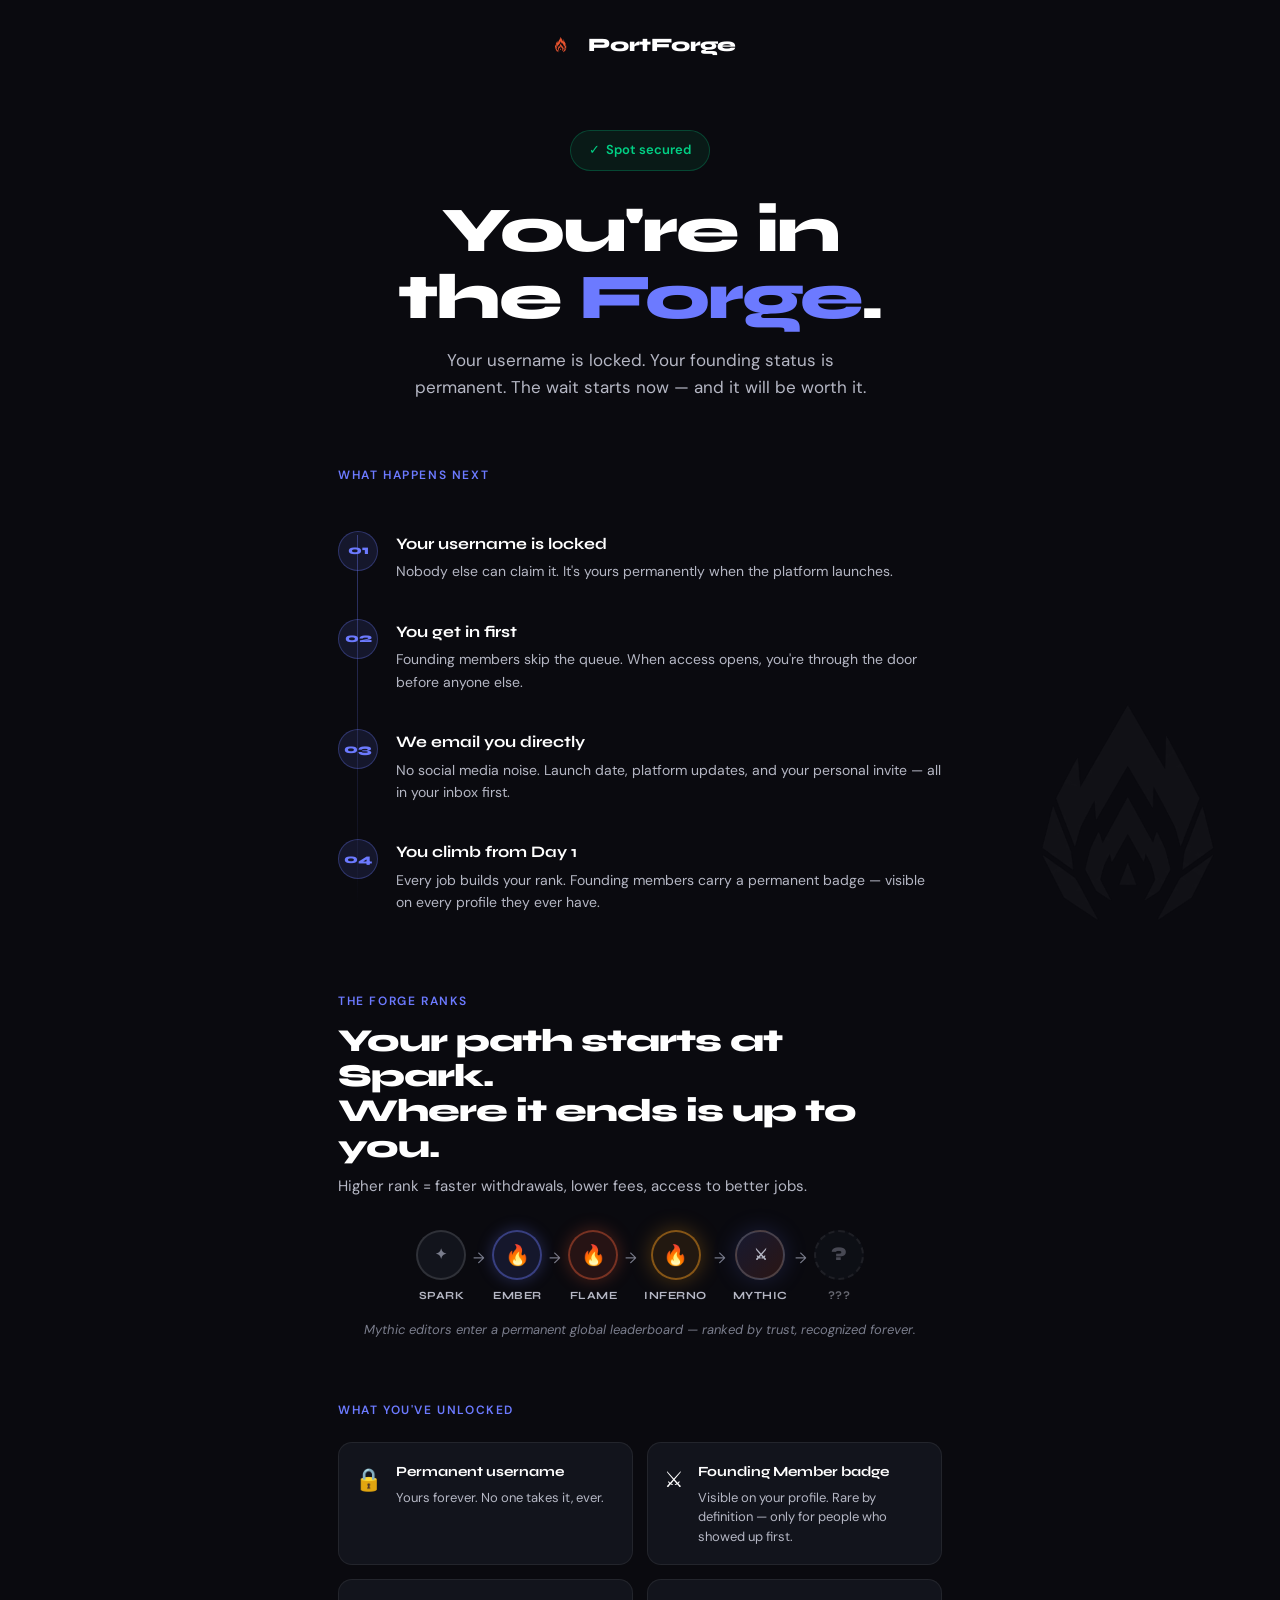
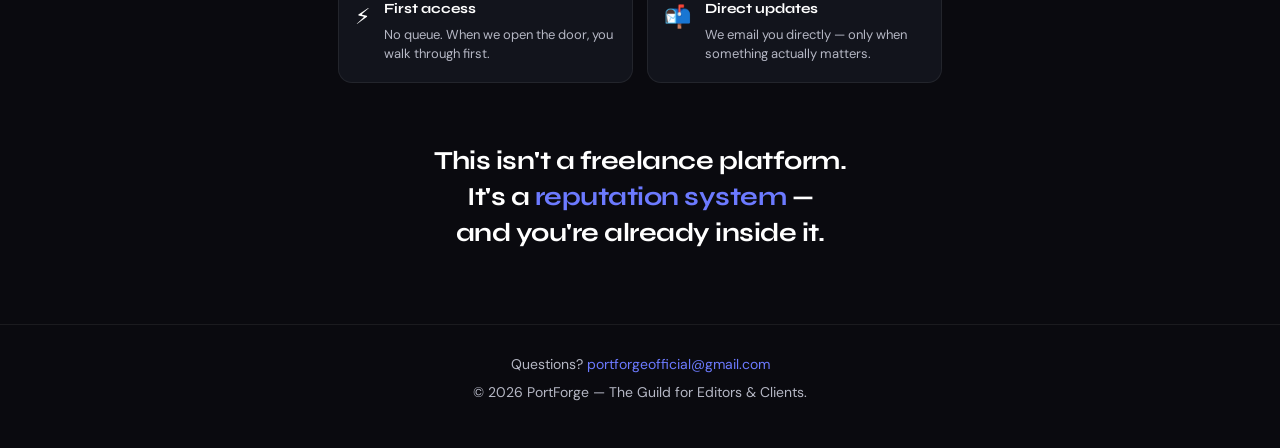
<file: success.html>
<!DOCTYPE html>
<html lang="en">
<head>
  <meta charset="UTF-8" />
  <meta name="viewport" content="width=device-width, initial-scale=1.0" />
  <title>You're In — PortForge</title>
  <link rel="stylesheet" href="styles.css" />
  <link href="https://fonts.googleapis.com/css2?family=Syne:wght@700;800&family=DM+Sans:ital,wght@0,400;0,500;0,600;1,400&display=swap" rel="stylesheet" />
  <style>
    /* ── success-only styles ── */

    .s-bg-flame {
      position:fixed;
      bottom:-8%;
      right:-8%;
      width:clamp(260px,44vw,500px);
      pointer-events:none;
      z-index:0;
      opacity:0.05;
      filter:grayscale(1) brightness(1.4);
      user-select:none;
    }
    .s-bg-flame img { width:100%; height:auto; object-fit:contain; }

    .s-page { position:relative; z-index:1; min-height:100vh; }

    /* header */
    .s-header {
      display:flex;
      justify-content:center;
      padding:28px 28px;
    }

    /* hero */
    .s-hero {
      max-width:660px;
      margin:0 auto;
      padding:40px 28px 64px;
      text-align:center;
    }

    .s-badge {
      display:inline-flex;
      align-items:center;
      gap:8px;
      background:rgba(0,208,132,.08);
      border:1px solid rgba(0,208,132,.25);
      padding:9px 18px;
      border-radius:100px;
      font-size:13px;
      color:#00D084;
      font-weight:600;
      margin-bottom:26px;
      animation:up .5s var(--ease) both;
    }

    .s-hero h1 {
      font-family:'Syne',sans-serif;
      font-size:clamp(36px,6.5vw,64px);
      font-weight:800;
      letter-spacing:-2px;
      line-height:1.05;
      margin-bottom:16px;
      animation:up .5s var(--ease) .07s both;
    }
    .s-hero h1 span { color:var(--accent); }

    .s-hero p {
      font-size:17px;
      color:var(--muted);
      line-height:1.6;
      max-width:460px;
      margin:0 auto;
      animation:up .5s var(--ease) .13s both;
    }

    /* next steps */
    .s-section {
      max-width:660px;
      margin:0 auto;
      padding:0 28px 60px;
    }

    .s-steps {
      margin-top:28px;
      display:flex;
      flex-direction:column;
      gap:0;
      position:relative;
    }

    /* vertical connecting line */
    .s-steps::before {
      content:'';
      position:absolute;
      left:19px;
      top:22px;
      bottom:22px;
      width:1px;
      background:linear-gradient(to bottom, rgba(108,122,255,.4), transparent);
    }

    .s-step {
      display:flex;
      gap:18px;
      align-items:flex-start;
      padding:18px 0;
    }

    .s-step-n {
      width:40px;
      height:40px;
      border-radius:50%;
      background:var(--accent-dim);
      border:1px solid rgba(108,122,255,.3);
      display:flex;
      align-items:center;
      justify-content:center;
      font-family:'Syne',sans-serif;
      font-size:13px;
      font-weight:800;
      color:var(--accent);
      flex-shrink:0;
    }

    .s-step h3 {
      font-family:'Syne',sans-serif;
      font-size:16px;
      font-weight:700;
      margin-bottom:4px;
    }

    .s-step p { font-size:14px; color:var(--muted); line-height:1.6; }

    /* rank path */
    .s-rank-row {
      display:flex;
      align-items:center;
      justify-content:center;
      gap:7px;
      flex-wrap:wrap;
      margin:32px 0 16px;
    }

    .s-rank-node {
      display:flex;
      flex-direction:column;
      align-items:center;
      gap:7px;
    }

    .s-ri {
      width:50px;
      height:50px;
      border-radius:50%;
      display:flex;
      align-items:center;
      justify-content:center;
      font-size:20px;
      transition:transform .25s var(--ease);
    }
    .s-ri:hover { transform:scale(1.1) translateY(-2px); }

    .s-ri.spark   { background:var(--card); border:2px solid rgba(255,255,255,.12); color:var(--faint); font-family:'Syne',sans-serif; font-size:14px; font-weight:800; }
    .s-ri.ember   { background:var(--accent-dim); border:2px solid rgba(108,122,255,.4); box-shadow:0 0 16px var(--accent-glow); }
    .s-ri.flame   { background:var(--ember-dim); border:2px solid rgba(242,95,58,.4); box-shadow:0 0 18px rgba(242,95,58,.28); }
    .s-ri.inferno { background:rgba(255,160,30,.1); border:2px solid rgba(255,160,30,.45); box-shadow:0 0 22px rgba(255,160,30,.28); }
    .s-ri.mythic  { background:linear-gradient(135deg,rgba(108,122,255,.14),rgba(242,95,58,.14)); border:2px solid rgba(255,255,255,.18); box-shadow:0 0 24px rgba(108,122,255,.18); font-family:'Syne',sans-serif; font-size:15px; font-weight:800; color:var(--muted); }
    .s-ri.unknown { background:var(--card); border:2px dashed rgba(255,255,255,.13); color:var(--faint); font-family:'Syne',sans-serif; font-size:18px; font-weight:800; }

    .s-rn {
      font-family:'Syne',sans-serif;
      font-size:11px;
      font-weight:700;
      text-transform:uppercase;
      letter-spacing:.5px;
      color:var(--muted);
    }

    .s-ra { font-size:15px; color:var(--faint); margin-bottom:18px; }

    .s-rank-note { font-size:13px; color:var(--faint); font-style:italic; text-align:center; }

    /* perks grid */
    .s-perks {
      display:grid;
      grid-template-columns:repeat(2,1fr);
      gap:14px;
      margin-top:22px;
    }

    .s-perk {
      display:flex;
      gap:14px;
      align-items:flex-start;
      background:var(--card);
      border:1px solid var(--border);
      border-radius:var(--r);
      padding:18px 16px;
    }

    .s-perk-ico { font-size:22px; flex-shrink:0; margin-top:1px; }

    .s-perk h4 {
      font-family:'Syne',sans-serif;
      font-size:14px;
      font-weight:700;
      margin-bottom:4px;
    }
    .s-perk p { font-size:13px; color:var(--muted); line-height:1.5; }

    /* identity quote */
    .s-quote {
      text-align:center;
      padding:0 28px 72px;
      max-width:660px;
      margin:0 auto;
    }

    .s-quote p {
      font-family:'Syne',sans-serif;
      font-size:clamp(18px,3.2vw,26px);
      font-weight:700;
      letter-spacing:-.5px;
      line-height:1.4;
    }

    .s-quote span { color:var(--accent); }

    /* footer */
    .s-footer {
      border-top:1px solid var(--border);
      text-align:center;
      padding:28px 24px 44px;
      display:flex;
      flex-direction:column;
      gap:6px;
    }
    .s-footer p   { font-size:14px; color:var(--muted); }
    .s-footer a   { color:var(--accent); }
    .s-footer a:hover { text-decoration:underline; }
    .s-footer-copy{ font-size:12px; color:var(--faint); }

    /* responsive */
    @media (max-width:600px) {
      .s-hero   { padding:32px 20px 48px; }
      .s-section{ padding-left:20px; padding-right:20px; }
      .s-quote  { padding-left:20px; padding-right:20px; }
      .s-hero h1{ font-size:36px; letter-spacing:-1.5px; }
      .s-perks  { grid-template-columns:1fr; }
      .s-ri     { width:40px; height:40px; font-size:16px; }
      .s-ri.spark  { font-size:12px; }
      .s-ri.unknown{ font-size:14px; }
    }
  </style>
</head>
<body>

  <!-- BG flame -->
  <div class="s-bg-flame" aria-hidden="true">
    <img src="logo real.png" alt="" />
  </div>

  <div class="s-page">

    <!-- Header -->
    <header class="s-header">
      <div class="logo">
        <div class="logo-mark">
          <img src="logo real.png" alt="PortForge" />
        </div>
        <span>PortForge</span>
      </div>
    </header>

    <!-- Hero -->
    <section class="s-hero">
      <div class="s-badge">✓ &nbsp;Spot secured</div>
      <h1>You're in<br />the <span>Forge</span>.</h1>
      <p>Your username is locked. Your founding status is permanent. The wait starts now — and it will be worth it.</p>
    </section>

    <!-- What happens next -->
    <section class="s-section">
      <p class="label">What happens next</p>

      <div class="s-steps">
        <div class="s-step">
          <div class="s-step-n">01</div>
          <div>
            <h3>Your username is locked</h3>
            <p>Nobody else can claim it. It's yours permanently when the platform launches.</p>
          </div>
        </div>
        <div class="s-step">
          <div class="s-step-n">02</div>
          <div>
            <h3>You get in first</h3>
            <p>Founding members skip the queue. When access opens, you're through the door before anyone else.</p>
          </div>
        </div>
        <div class="s-step">
          <div class="s-step-n">03</div>
          <div>
            <h3>We email you directly</h3>
            <p>No social media noise. Launch date, platform updates, and your personal invite — all in your inbox first.</p>
          </div>
        </div>
        <div class="s-step">
          <div class="s-step-n">04</div>
          <div>
            <h3>You climb from Day 1</h3>
            <p>Every job builds your rank. Founding members carry a permanent badge — visible on every profile they ever have.</p>
          </div>
        </div>
      </div>
    </section>

    <!-- Rank path -->
    <section class="s-section">
      <p class="label">The Forge Ranks</p>
      <h2 class="section-inner" style="padding:0; max-width:none; font-family:'Syne',sans-serif; font-size:clamp(22px,3.5vw,32px); font-weight:800; letter-spacing:-1px; line-height:1.1; margin-bottom:10px;">Your path starts at Spark.<br />Where it ends is up to you.</h2>
      <p style="font-size:15px; color:var(--muted); margin-bottom:0;">Higher rank = faster withdrawals, lower fees, access to better jobs.</p>

      <div class="s-rank-row">
        <div class="s-rank-node">
          <div class="s-ri spark">✦</div>
          <span class="s-rn">Spark</span>
        </div>
        <span class="s-ra">→</span>
        <div class="s-rank-node">
          <div class="s-ri ember">🔥</div>
          <span class="s-rn">Ember</span>
        </div>
        <span class="s-ra">→</span>
        <div class="s-rank-node">
          <div class="s-ri flame">🔥</div>
          <span class="s-rn">Flame</span>
        </div>
        <span class="s-ra">→</span>
        <div class="s-rank-node">
          <div class="s-ri inferno">🔥</div>
          <span class="s-rn">Inferno</span>
        </div>
        <span class="s-ra">→</span>
        <div class="s-rank-node">
          <div class="s-ri mythic">⚔</div>
          <span class="s-rn">Mythic</span>
        </div>
        <span class="s-ra">→</span>
        <div class="s-rank-node" style="opacity:.55">
          <div class="s-ri unknown">?</div>
          <span class="s-rn">???</span>
        </div>
      </div>

      <p class="s-rank-note">Mythic editors enter a permanent global leaderboard — ranked by trust, recognized forever.</p>
    </section>

    <!-- Founding member perks -->
    <section class="s-section">
      <p class="label">What you've unlocked</p>
      <div class="s-perks">
        <div class="s-perk">
          <span class="s-perk-ico">🔒</span>
          <div>
            <h4>Permanent username</h4>
            <p>Yours forever. No one takes it, ever.</p>
          </div>
        </div>
        <div class="s-perk">
          <span class="s-perk-ico">⚔️</span>
          <div>
            <h4>Founding Member badge</h4>
            <p>Visible on your profile. Rare by definition — only for people who showed up first.</p>
          </div>
        </div>
        <div class="s-perk">
          <span class="s-perk-ico">⚡</span>
          <div>
            <h4>First access</h4>
            <p>No queue. When we open the door, you walk through first.</p>
          </div>
        </div>
        <div class="s-perk">
          <span class="s-perk-ico">📬</span>
          <div>
            <h4>Direct updates</h4>
            <p>We email you directly — only when something actually matters.</p>
          </div>
        </div>
      </div>
    </section>

    <!-- Identity quote -->
    <div class="s-quote">
      <p>
        This isn't a freelance platform.<br />
        It's a <span>reputation system</span> —<br />
        and you're already inside it.
      </p>
    </div>

    <!-- Footer -->
    <footer class="s-footer">
      <p>Questions? <a href="mailto:portforgeofficial@gmail.com">portforgeofficial@gmail.com</a></p>
      <p class="s-footer-copy">&copy; 2026 PortForge &mdash; The Guild for Editors &amp; Clients.</p>
    </footer>

  </div>

</body>
</html>
</file>
<file: styles.css>
/* ============================================================
   PORTFORGE — styles.css  (production-final)
   Fonts: Syne (headings) · DM Sans (body)
   ============================================================ */

:root {
  --bg:          #0A0A0F;
  --card:        #12141C;
  --input-bg:    #0D0F18;
  --accent:      #6C7AFF;
  --accent-dim:  rgba(108,122,255,0.12);
  --accent-glow: rgba(108,122,255,0.28);
  --ember:       #F25F3A;
  --ember-dim:   rgba(242,95,58,0.12);
  --green:       #00D084;
  --white:       #FFFFFF;
  --muted:       #B5B7C4;
  --faint:       #7A7D8C;
  --border:      rgba(255,255,255,0.07);
  --border2:     rgba(255,255,255,0.13);
  --r:           14px;
  --ease:        cubic-bezier(0.22,1,0.36,1);
}

/* ── Reset ──────────────────────────── */
*,*::before,*::after { margin:0; padding:0; box-sizing:border-box; }
html { scroll-behavior:smooth; }

body {
  font-family:'DM Sans', system-ui, -apple-system, sans-serif;
  background:var(--bg);
  color:var(--white);
  line-height:1.6;
  min-height:100vh;
  overflow-x:hidden;
  -webkit-font-smoothing:antialiased;
  -moz-osx-font-smoothing:grayscale;
}

a { color:inherit; text-decoration:none; }
button { font-family:inherit; cursor:pointer; border:none; background:none; }
img { display:block; max-width:100%; height:auto; }

/* ── Background flame ───────────────── */
.bg-flame {
  position:fixed;
  top:50%;
  right:-6%;
  transform:translateY(-50%);
  width:clamp(280px,46vw,560px);
  pointer-events:none;
  z-index:0;
  opacity:0.055;
  filter:grayscale(1) brightness(1.5);
  user-select:none;
}
.bg-flame img { width:100%; height:auto; object-fit:contain; }

/* ── Pages ──────────────────────────── */
#landingPage, #formPage { position:relative; z-index:1; }
.hidden { display:none !important; }

/* ── Honeypot (bot trap) ────────────── */
.hp-field {
  position:absolute;
  left:-9999px;
  top:-9999px;
  width:1px;
  height:1px;
  overflow:hidden;
  opacity:0;
  pointer-events:none;
  tab-index:-1;
}

/* ============================================================
   HEADER
============================================================ */
.header {
  display:flex;
  align-items:center;
  justify-content:space-between;
  max-width:860px;
  margin:0 auto;
  padding:26px 28px;
}

.logo {
  display:flex;
  align-items:center;
  gap:10px;
  font-family:'Syne',sans-serif;
  font-weight:800;
  font-size:19px;
  letter-spacing:-0.3px;
}

.logo-mark { width:34px; height:34px; flex-shrink:0; }
.logo-mark img { width:34px; height:34px; object-fit:contain; }

/* header pill button */
.btn-pill {
  padding:10px 22px;
  background:var(--accent);
  border-radius:100px;
  color:#0A0A0F;
  font-size:14px;
  font-weight:600;
  transition:filter .2s, transform .2s;
}
.btn-pill:hover { filter:brightness(1.12); transform:translateY(-1px); }

/* ============================================================
   HERO
============================================================ */
.hero {
  max-width:860px;
  margin:0 auto;
  padding:56px 28px 80px;
}

.eyebrow {
  display:inline-flex;
  align-items:center;
  gap:8px;
  background:var(--accent-dim);
  border:1px solid rgba(108,122,255,.22);
  padding:8px 16px;
  border-radius:100px;
  font-size:13px;
  color:var(--accent);
  font-weight:500;
  margin-bottom:28px;
}

.green-dot {
  width:7px; height:7px;
  background:var(--green);
  border-radius:50%;
  flex-shrink:0;
  animation:blink 2.4s ease-in-out infinite;
}

@keyframes blink {
  0%,100%{ opacity:1; transform:scale(1); }
  50%    { opacity:.45; transform:scale(.82); }
}

.hero h1 {
  font-family:'Syne',sans-serif;
  font-weight:800;
  font-size:clamp(40px,7.5vw,82px);
  line-height:1.04;
  letter-spacing:-2.5px;
  margin-bottom:22px;
}

.hero h1 em { font-style:normal; color:var(--accent); }

.hero-sub {
  font-size:17px;
  color:var(--muted);
  line-height:1.6;
  max-width:500px;
  margin-bottom:36px;
}

.hero-btns {
  display:flex;
  align-items:center;
  gap:18px;
  flex-wrap:wrap;
  margin-bottom:36px;
}

.btn-main {
  padding:15px 34px;
  background:var(--accent);
  border-radius:12px;
  color:#0A0A0F;
  font-size:16px;
  font-weight:600;
  transition:filter .2s, transform .18s var(--ease), box-shadow .2s;
  box-shadow:0 4px 22px var(--accent-glow);
}
.btn-main:hover {
  filter:brightness(1.1);
  transform:translateY(-2px);
  box-shadow:0 8px 30px var(--accent-glow);
}
.btn-main.large { padding:17px 46px; font-size:17px; }

.btn-ghost {
  font-size:15px;
  color:var(--faint);
  font-weight:500;
  transition:color .2s;
}
.btn-ghost:hover { color:var(--white); }

/* counter pill */
.counter-pill {
  display:inline-flex;
  align-items:center;
  gap:10px;
  padding:12px 20px;
  background:var(--card);
  border:1px solid var(--border);
  border-radius:12px;
}
#countNum {
  font-family:'Syne',sans-serif;
  font-size:22px;
  font-weight:800;
  color:var(--accent);
  min-width:44px;
  display:inline-block;
}
.counter-label { font-size:13px; color:var(--faint); }

/* ============================================================
   PLATFORM PREVIEW
============================================================ */
.preview-wrap {
  max-width:860px;
  margin:0 auto 90px;
  padding:0 28px;
}

.preview-box {
  background:var(--card);
  border:1px solid var(--border);
  border-radius:20px;
  padding:26px;
  position:relative;
  overflow:hidden;
}

/* accent top-line */
.preview-box::before {
  content:'';
  position:absolute;
  top:0; left:0; right:0;
  height:2px;
  background:linear-gradient(90deg, var(--accent), var(--ember));
}

.preview-label {
  display:block;
  font-size:11px;
  font-weight:600;
  color:var(--faint);
  text-transform:uppercase;
  letter-spacing:1px;
  margin-bottom:18px;
}

.mock-card {
  display:flex;
  align-items:center;
  gap:12px;
  padding:14px;
  background:var(--input-bg);
  border:1px solid var(--border);
  border-radius:10px;
}
.mock-divider { height:1px; background:var(--border); margin:10px 0; }

.mock-ava { width:40px; height:40px; border-radius:50%; flex-shrink:0; }
.mock-ava.blue   { background:linear-gradient(135deg,#6C7AFF,#3A4BC0); }
.mock-ava.orange { background:linear-gradient(135deg,#F25F3A,#C03A20); }

.mock-info { flex:1; min-width:0; }
.mock-name { font-size:14px; font-weight:600; margin-bottom:2px; white-space:nowrap; overflow:hidden; text-overflow:ellipsis; }
.mock-meta { font-size:12px; color:var(--faint); }

.badge {
  display:inline-block;
  font-size:11px;
  font-weight:600;
  padding:2px 8px;
  border-radius:100px;
  margin-left:6px;
}
.badge.ember { background:var(--ember-dim); color:var(--ember); }

.green { color:var(--green); font-weight:600; }

.mock-btn {
  padding:7px 16px;
  background:var(--accent);
  border-radius:8px;
  color:#0A0A0F;
  font-size:13px;
  font-weight:600;
  flex-shrink:0;
  white-space:nowrap;
}
.mock-btn.orange { background:var(--ember); }

.escrow-bar {
  margin-top:12px;
  padding:10px 14px;
  background:rgba(0,208,132,.07);
  border:1px solid rgba(0,208,132,.22);
  border-radius:8px;
  font-size:13px;
  color:var(--green);
}

/* ============================================================
   SECTIONS — shared
============================================================ */
.section { padding:0 0 90px; }

.section-inner {
  max-width:860px;
  margin:0 auto;
  padding:0 28px;
}

.label {
  display:block;
  font-size:12px;
  font-weight:600;
  text-transform:uppercase;
  letter-spacing:1.6px;
  color:var(--accent);
  margin-bottom:12px;
}

.section-inner h2 {
  font-family:'Syne',sans-serif;
  font-size:clamp(26px,4vw,42px);
  font-weight:800;
  letter-spacing:-1.2px;
  line-height:1.1;
  margin-bottom:14px;
}

.section-sub {
  font-size:16px;
  color:var(--muted);
  max-width:500px;
  line-height:1.6;
}

/* 2-col + 3-col grids */
.grid-2 {
  display:grid;
  grid-template-columns:repeat(2,1fr);
  gap:14px;
  margin-top:38px;
}
.grid-3 {
  display:grid;
  grid-template-columns:repeat(3,1fr);
  gap:14px;
  margin-top:20px;
}

.card {
  background:var(--card);
  border:1px solid var(--border);
  border-radius:var(--r);
  padding:26px 22px;
  transition:border-color .25s, transform .25s var(--ease);
}
.card:hover { border-color:var(--border2); transform:translateY(-3px); }

.card-num {
  font-family:'Syne',sans-serif;
  font-size:12px;
  font-weight:800;
  color:var(--accent);
  letter-spacing:1px;
  margin-bottom:12px;
}
.card-icon { font-size:26px; display:block; margin-bottom:12px; }
.card h3 {
  font-family:'Syne',sans-serif;
  font-size:16px;
  font-weight:700;
  margin-bottom:8px;
}
.card p { font-size:14px; color:var(--muted); line-height:1.62; }

/* ============================================================
   RANK SECTION
============================================================ */
.rank-row {
  display:flex;
  align-items:center;
  gap:8px;
  flex-wrap:wrap;
  margin:40px 0 18px;
}

.rank-node {
  display:flex;
  flex-direction:column;
  align-items:center;
  gap:7px;
}

.rank-icon {
  width:52px; height:52px;
  border-radius:50%;
  display:flex;
  align-items:center;
  justify-content:center;
  font-size:22px;
  font-weight:800;
  transition:transform .25s var(--ease), box-shadow .25s;
}
.rank-icon:hover { transform:scale(1.1) translateY(-3px); }

.rank-icon.spark   { background:var(--card); border:2px solid rgba(255,255,255,.12); color:var(--faint); font-size:16px; }
.rank-icon.ember   { background:var(--accent-dim); border:2px solid rgba(108,122,255,.4); box-shadow:0 0 18px var(--accent-glow); }
.rank-icon.flame   { background:var(--ember-dim); border:2px solid rgba(242,95,58,.4); box-shadow:0 0 22px rgba(242,95,58,.3); }
.rank-icon.inferno { background:rgba(255,160,30,.1); border:2px solid rgba(255,160,30,.5); box-shadow:0 0 28px rgba(255,160,30,.32); }
.rank-icon.unknown { background:var(--card); border:2px dashed rgba(255,255,255,.14); color:var(--faint); font-family:'Syne',sans-serif; font-size:20px; }

.rank-name {
  font-family:'Syne',sans-serif;
  font-size:11px;
  font-weight:700;
  text-transform:uppercase;
  letter-spacing:.6px;
  color:var(--muted);
}
.rank-sub   { font-size:11px; color:var(--faint); }
.rank-arrow { font-size:16px; color:var(--faint); margin-bottom:22px; }
.mystery    { opacity:.6; }
.rank-note  { font-size:13px; color:var(--faint); font-style:italic; margin-top:4px; }

/* ============================================================
   FAQ
============================================================ */
.faq-list {
  display:flex;
  flex-direction:column;
  gap:10px;
  margin-top:32px;
}

.faq-item {
  background:var(--card);
  border:1px solid var(--border);
  border-radius:10px;
  overflow:hidden;
  transition:border-color .2s;
}
.faq-item.open { border-color:rgba(108,122,255,.28); }

.faq-btn {
  width:100%;
  padding:18px 20px;
  background:transparent;
  color:var(--white);
  font-size:15px;
  font-weight:500;
  display:flex;
  justify-content:space-between;
  align-items:center;
  text-align:left;
  gap:12px;
  transition:background .15s;
}
.faq-btn:hover { background:rgba(255,255,255,.02); }

.faq-plus {
  font-size:22px;
  color:var(--faint);
  line-height:1;
  font-weight:300;
  transition:transform .25s var(--ease), color .2s;
  flex-shrink:0;
}
.faq-item.open .faq-plus { transform:rotate(45deg); color:var(--accent); }

.faq-body {
  max-height:0;
  overflow:hidden;
  transition:max-height .35s var(--ease), padding .25s;
}
.faq-item.open .faq-body { max-height:300px; padding:0 20px 18px; }
.faq-body p { font-size:14px; color:var(--muted); line-height:1.68; }

/* ============================================================
   PROOF BAR
============================================================ */
.proof-bar {
  display:flex;
  align-items:center;
  justify-content:center;
  gap:40px;
  max-width:860px;
  margin:0 auto 80px;
  padding:36px 28px;
  background:var(--card);
  border-top:1px solid var(--border);
  border-bottom:1px solid var(--border);
  border-radius:var(--r);
}
.proof-item {
  display:flex;
  flex-direction:column;
  align-items:center;
  gap:5px;
  text-align:center;
}
.proof-big {
  font-family:'Syne',sans-serif;
  font-size:30px;
  font-weight:800;
  color:var(--accent);
  min-width:50px;
  display:inline-block;
}
.proof-icon  { font-size:22px; }
.proof-small { font-size:12px; color:var(--faint); font-weight:500; }
.proof-divider { width:1px; height:40px; background:var(--border); }

/* ============================================================
   FINAL CTA
============================================================ */
.final-cta {
  max-width:860px;
  margin:0 auto;
  padding:0 28px 90px;
  text-align:center;
}
.final-cta h2 {
  font-family:'Syne',sans-serif;
  font-size:clamp(26px,4.5vw,46px);
  font-weight:800;
  letter-spacing:-1.2px;
  line-height:1.1;
  margin-bottom:14px;
}
.final-cta p { font-size:16px; color:var(--muted); margin-bottom:30px; }

/* ============================================================
   FOOTER
============================================================ */
.footer {
  max-width:860px;
  margin:0 auto;
  padding:28px 28px 48px;
  border-top:1px solid var(--border);
  text-align:center;
  display:flex;
  flex-direction:column;
  gap:6px;
}
.footer p { font-size:14px; color:var(--muted); }
.footer a { color:var(--accent); }
.footer a:hover { text-decoration:underline; }
.footer-copy { font-size:12px; color:var(--faint); }

/* ============================================================
   FORM PAGE
============================================================ */
#formPage {
  min-height:100vh;
  display:flex;
  justify-content:center;
  align-items:flex-start;
  padding:36px 24px 80px;
}
.form-page-inner {
  width:100%;
  max-width:460px;
}

.back-link {
  display:inline-block;
  color:var(--faint);
  font-size:14px;
  padding:0;
  margin-bottom:28px;
  transition:color .2s;
  background:transparent;
}
.back-link:hover { color:var(--white); }

.form-logo { margin-bottom:28px; }

.form-head { margin-bottom:32px; }
.form-head h1 {
  font-family:'Syne',sans-serif;
  font-size:30px;
  font-weight:800;
  letter-spacing:-1px;
  margin-bottom:10px;
}
.form-head p { font-size:15px; color:var(--muted); line-height:1.6; }

/* status panel — success / error / already-in */
.status-panel {
  border-radius:var(--r);
  padding:28px 22px;
  text-align:center;
  margin-bottom:24px;
  /* default = green (already-in) */
  background:rgba(0,208,132,.07);
  border:1px solid rgba(0,208,132,.22);
  transition:background .2s, border-color .2s;
}
.status-panel.hidden { display:none !important; }
.status-panel.is-error {
  background:rgba(242,95,58,.07);
  border-color:rgba(242,95,58,.25);
}
.status-icon { font-size:36px; margin-bottom:12px; }
.status-panel h3 {
  font-family:'Syne',sans-serif;
  font-size:18px;
  font-weight:700;
  color:var(--green);
  margin-bottom:8px;
}
.status-panel.is-error h3 { color:var(--ember); }
.status-panel p { font-size:14px; color:var(--muted); line-height:1.6; }

/* fields */
.field {
  display:flex;
  flex-direction:column;
  gap:6px;
  margin-bottom:20px;
}

label {
  font-size:14px;
  font-weight:500;
  color:var(--white);
}

.req-star  { color:var(--accent); }
.opt-label { color:var(--faint); font-weight:400; }

input[type="email"],
input[type="text"] {
  width:100%;
  padding:14px 15px;
  background:var(--input-bg);
  border:1px solid rgba(255,255,255,.09);
  border-radius:10px;
  color:var(--white);
  font-family:'DM Sans',sans-serif;
  font-size:16px; /* 16px prevents iOS zoom on focus */
  line-height:1.5;
  transition:border-color .2s, box-shadow .2s;
  -webkit-appearance:none;
  appearance:none;
}
input:focus {
  outline:none;
  border-color:var(--accent);
  box-shadow:0 0 0 3px var(--accent-dim);
}
input::placeholder { color:var(--faint); }
input.bad { border-color:var(--ember); box-shadow:0 0 0 3px var(--ember-dim); }

.field-hint { font-size:12px; color:var(--faint); }
.field-err  { font-size:12px; color:var(--ember); font-weight:500; min-height:18px; }

/* role buttons */
.role-group { display:flex; gap:10px; }

.role-opt {
  flex:1;
  padding:12px 8px;
  background:var(--input-bg);
  border:1px solid rgba(255,255,255,.09);
  border-radius:10px;
  color:var(--muted);
  font-size:14px;
  font-weight:500;
  display:flex;
  flex-direction:column;
  align-items:center;
  gap:4px;
  transition:border-color .2s, background .2s, color .2s;
}
.role-opt:hover { border-color:rgba(255,255,255,.18); }
.role-opt.selected, .role-opt[aria-pressed="true"] {
  background:var(--accent-dim);
  border-color:rgba(108,122,255,.5);
  color:var(--white);
}

/* submit button */
.submit-btn {
  width:100%;
  padding:16px;
  background:var(--accent);
  border-radius:10px;
  color:#0A0A0F;
  font-family:'DM Sans',sans-serif;
  font-size:16px;
  font-weight:600;
  display:flex;
  align-items:center;
  justify-content:center;
  gap:10px;
  transition:filter .2s, transform .18s var(--ease);
  box-shadow:0 4px 20px var(--accent-glow);
  margin-top:4px;
  margin-bottom:10px;
}
.submit-btn:hover:not(:disabled) { filter:brightness(1.1); transform:translateY(-1px); }
.submit-btn:disabled { opacity:.65; cursor:not-allowed; transform:none !important; }

.spinner {
  width:18px; height:18px;
  border:2px solid rgba(0,0,0,.25);
  border-top-color:#0A0A0F;
  border-radius:50%;
  animation:spin .7s linear infinite;
  flex-shrink:0;
}
@keyframes spin { to { transform:rotate(360deg); } }

.fine-print { font-size:12px; color:var(--faint); text-align:center; }

/* ============================================================
   LOAD ANIMATIONS
============================================================ */
.eyebrow      { animation:up .5s var(--ease) both; }
.hero h1      { animation:up .5s var(--ease) .07s both; }
.hero-sub     { animation:up .5s var(--ease) .13s both; }
.hero-btns    { animation:up .5s var(--ease) .18s both; }
.counter-pill { animation:up .5s var(--ease) .23s both; }
.preview-box  { animation:up .5s var(--ease) .30s both; }

@keyframes up {
  from { opacity:0; transform:translateY(20px); }
  to   { opacity:1; transform:translateY(0); }
}

/* ============================================================
   RESPONSIVE — MOBILE  ≤ 760px
============================================================ */
@media (max-width:760px) {
  html,body { overflow-x:hidden; width:100%; }

  .bg-flame {
    top:3%;
    right:-22%;
    transform:none;
    width:72vw;
    opacity:0.04;
  }

  /* header */
  .header    { padding:18px 20px; }
  .logo-mark,
  .logo-mark img { width:28px; height:28px; }
  .logo span { font-size:17px; }
  .btn-pill  { padding:9px 16px; font-size:13px; }

  /* hero */
  .hero     { padding:36px 20px 56px; }
  .hero h1  { font-size:clamp(34px,10vw,50px); letter-spacing:-1.5px; }
  .hero-sub { font-size:15px; }
  .hero-btns {
    flex-direction:column;
    align-items:stretch;
    gap:12px;
  }
  .btn-main { text-align:center; }

  /* preview */
  .preview-wrap { padding:0 20px; margin-bottom:60px; }
  .preview-box  { padding:18px; }
  .mock-card    { gap:10px; padding:12px; }
  .mock-ava     { width:34px; height:34px; }
  .mock-name    { font-size:13px; }
  .mock-meta    { font-size:11px; }
  .mock-btn     { padding:7px 12px; font-size:12px; }

  /* sections */
  .section       { padding-bottom:60px; }
  .section-inner { padding:0 20px; }
  .grid-2,.grid-3 { grid-template-columns:1fr; gap:12px; }

  /* ranks */
  .rank-row   { gap:5px; margin:28px 0 14px; }
  .rank-icon  { width:44px; height:44px; font-size:18px; }
  .rank-icon.spark   { font-size:14px; }
  .rank-icon.unknown { font-size:16px; }
  .rank-name  { font-size:10px; }
  .rank-sub   { font-size:10px; }
  .rank-arrow { font-size:13px; margin-bottom:18px; }

  /* proof bar */
  .proof-bar {
    flex-direction:column;
    gap:18px;
    padding:26px 20px;
    margin-left:20px;
    margin-right:20px;
  }
  .proof-divider { width:36px; height:1px; }
  .proof-big { font-size:26px; }

  /* cta + footer */
  .final-cta { padding:0 20px 70px; }
  .footer    { padding:24px 20px 40px; }

  /* form */
  #formPage     { padding:24px 20px 60px; }
  .form-head h1 { font-size:26px; }
  .role-opt     { font-size:13px; padding:10px 6px; }
}

@media (max-width:380px) {
  .hero h1    { font-size:30px; letter-spacing:-1px; }
  .rank-icon  { width:38px; height:38px; }
  .rank-arrow { font-size:11px; }
}
</file>
